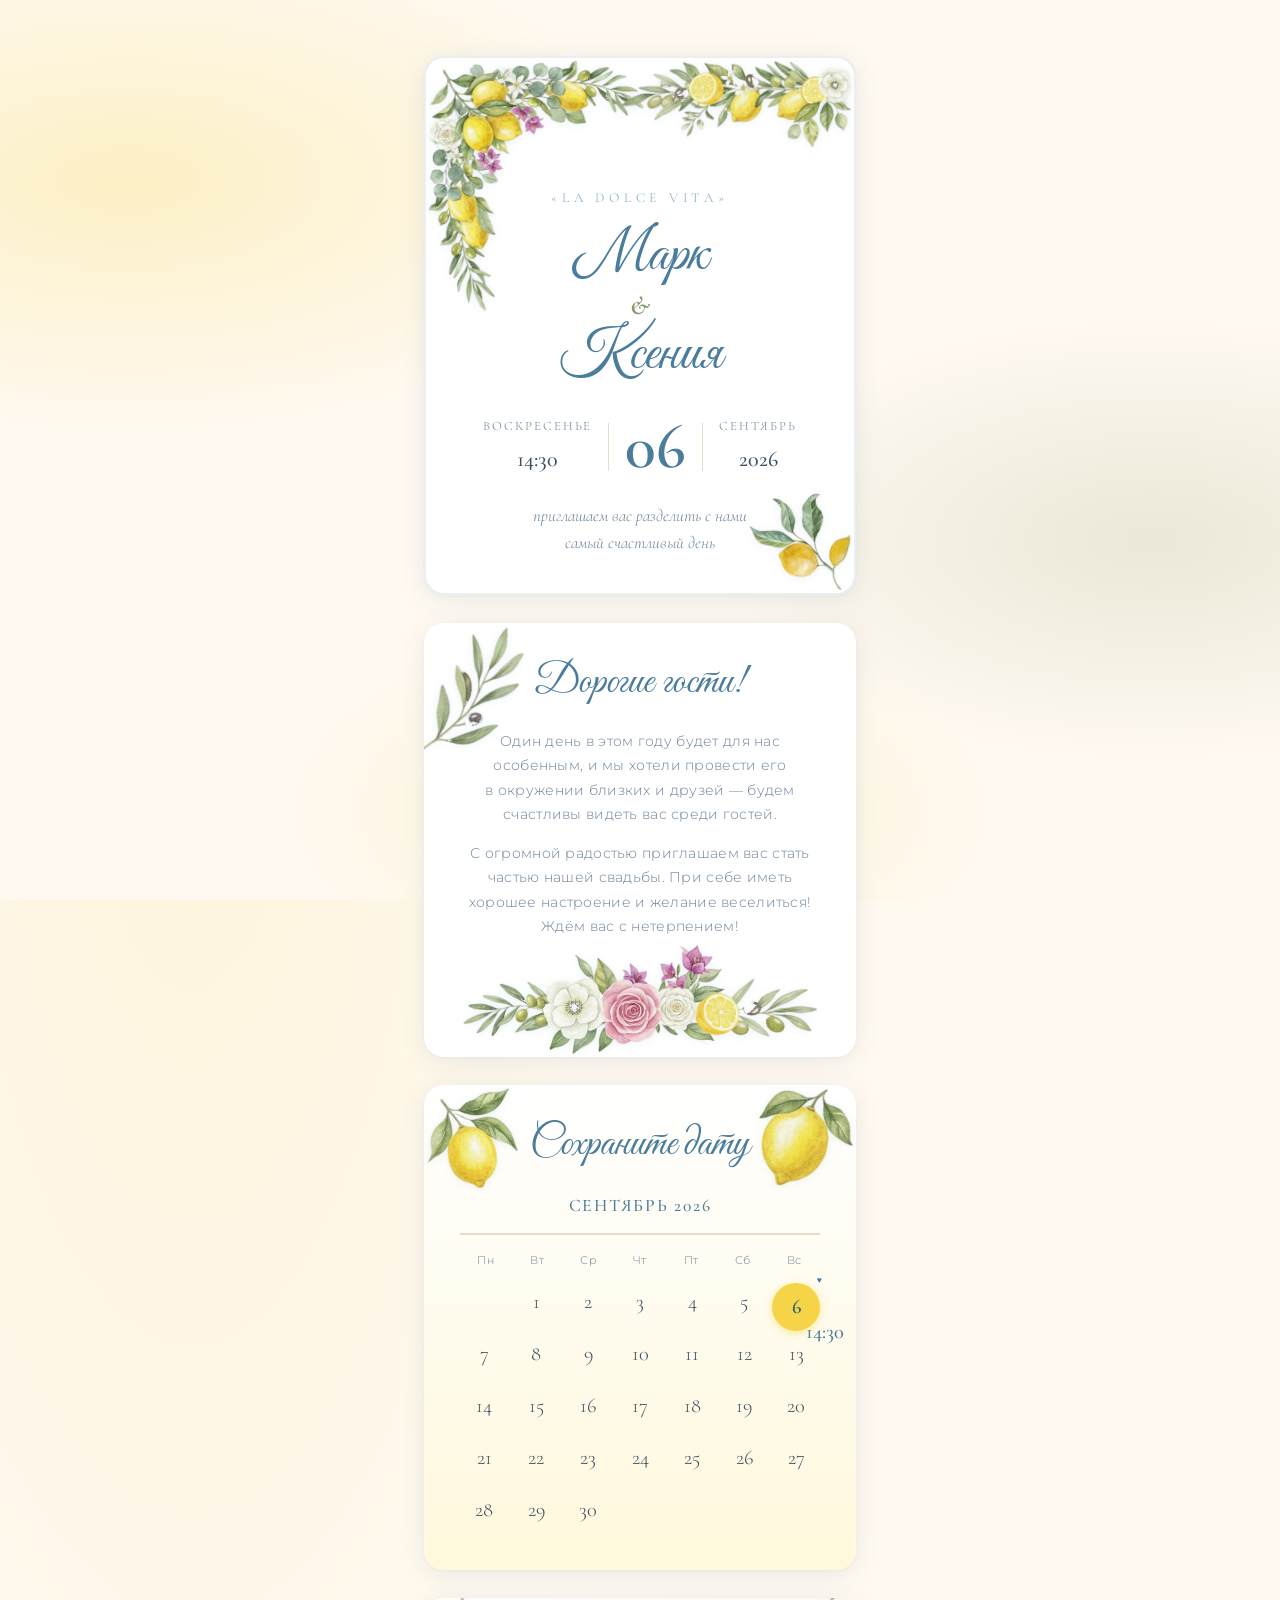
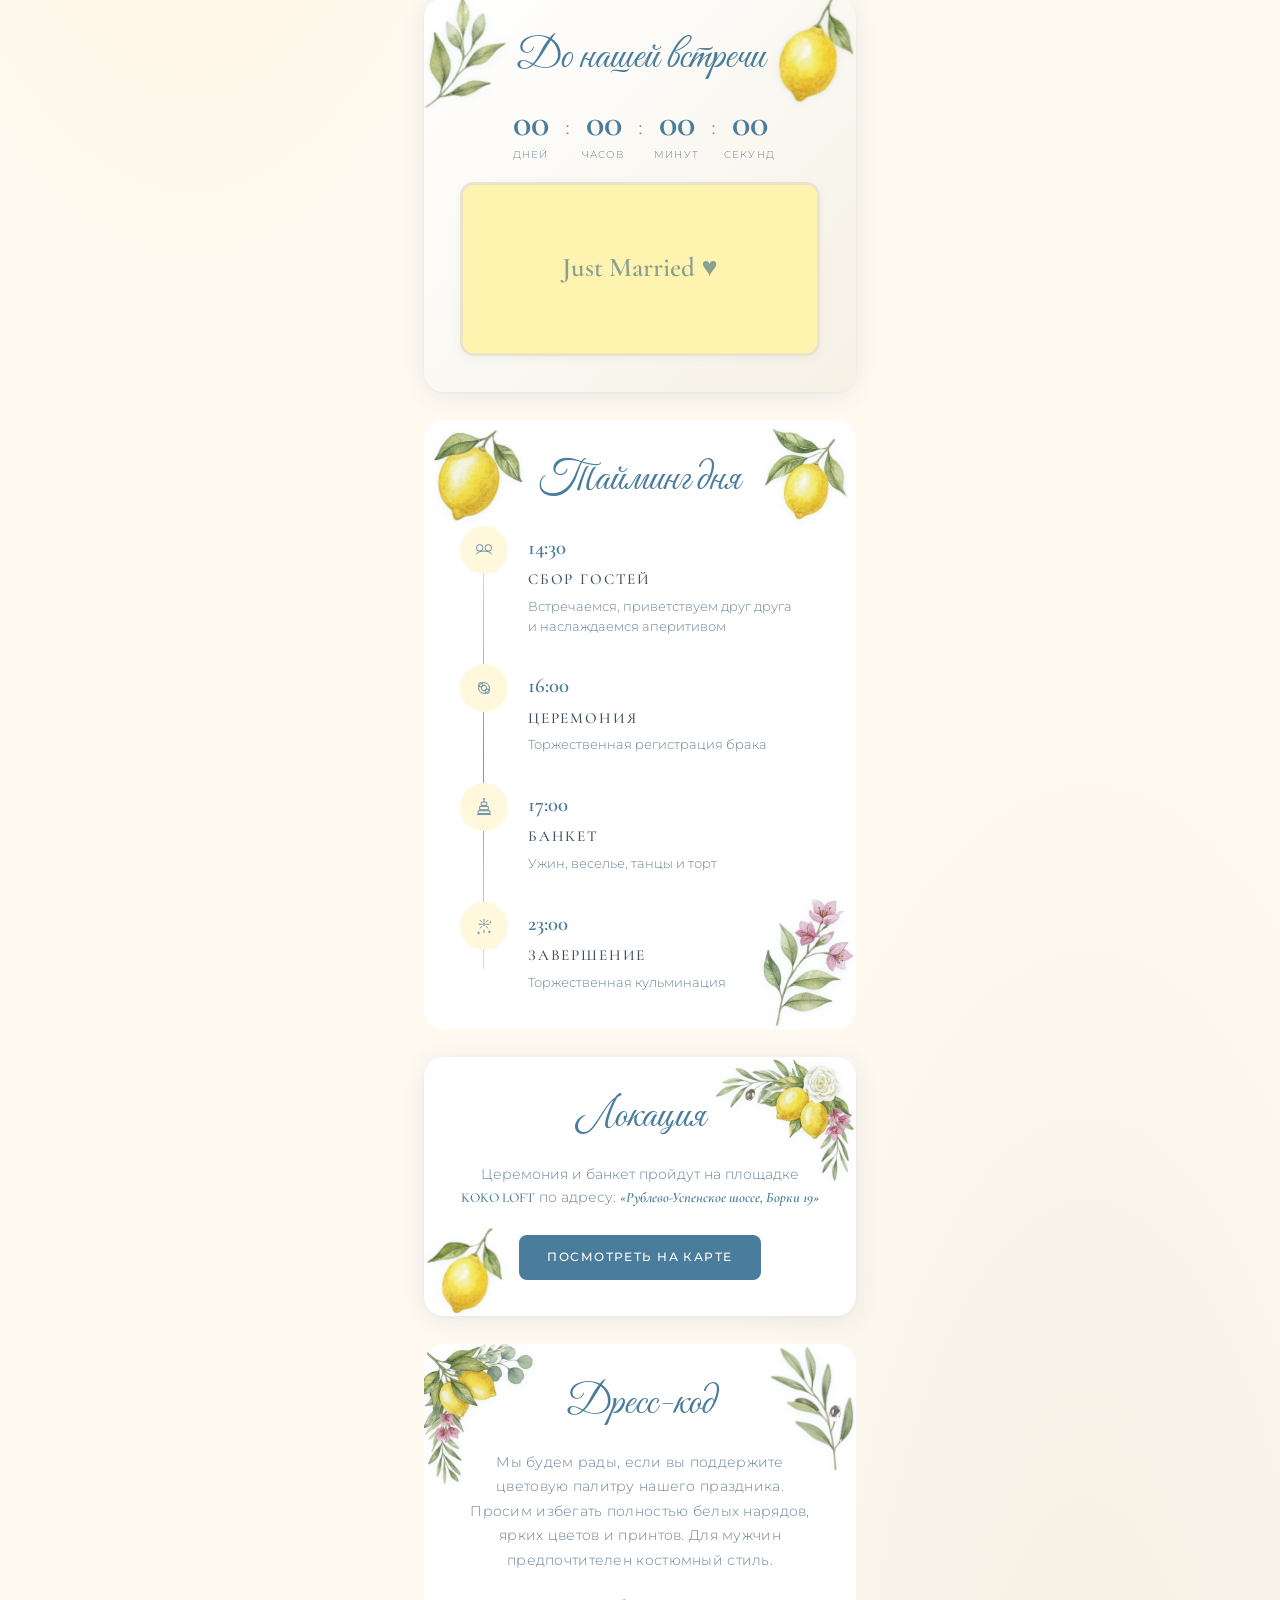
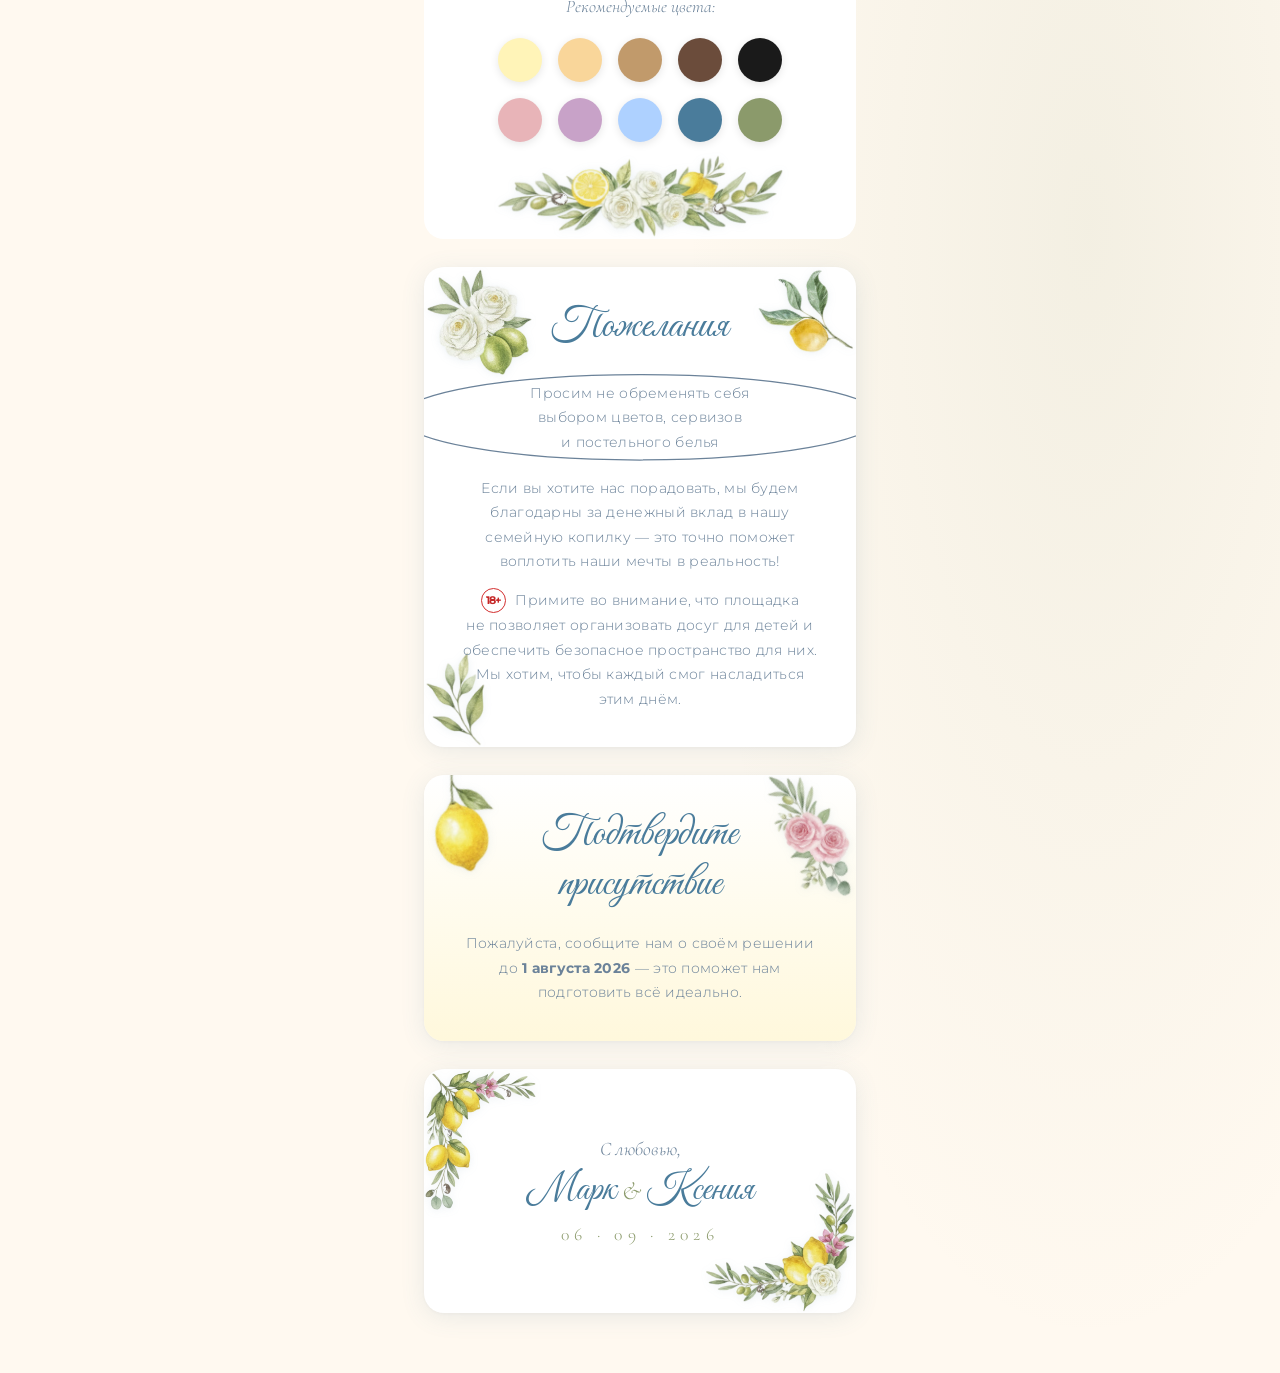
<file: index.html>
<!DOCTYPE html>
<html lang="ru">
<head>
  <meta charset="UTF-8">
  <meta name="viewport" content="width=device-width, initial-scale=1.0, viewport-fit=cover">
  <title>Марк & Ксения — 06.09.2026</title>
  <meta name="description" content="Приглашение на свадьбу Марка и Ксении — 6 сентября 2026">
  <link rel="preconnect" href="https://fonts.googleapis.com">
  <link rel="preconnect" href="https://fonts.gstatic.com" crossorigin>
  <link href="https://fonts.googleapis.com/css2?family=Cormorant+Garamond:ital,wght@0,400;0,500;0,600;1,400&family=Great+Vibes&family=Montserrat:wght@300;400;500&display=swap" rel="stylesheet">
  <link rel="stylesheet" href="styles.css">
</head>
<body>

  <div class="page-bg"></div>

  <main class="invitation">

    <!-- HERO -->
    <section class="section hero" id="hero">
      <div class="card card--hero card--decorated">
        <img class="deco deco--footer-tl" src="photos/deco/sheet1-auto02.png" alt="" aria-hidden="true">
        <img class="deco deco--footer-tr" src="photos/deco/sheet1-auto01.png" alt="" aria-hidden="true">
        <img class="deco deco--footer-br" src="photos/deco/sheet1-auto09.png" alt="" aria-hidden="true">
        <div class="card__content">
          <p class="hero__subtitle">«La Dolce Vita»</p>
          <h1 class="hero__names">
            <span class="hero__name">Марк</span>
            <span class="hero__amp">&</span>
            <span class="hero__name">Ксения</span>
          </h1>
          <div class="hero__date">
            <div class="hero__date-part">
              <span class="hero__date-label">воскресенье</span>
              <span class="hero__date-time">14:30</span>
            </div>
            <div class="hero__date-divider"></div>
            <div class="hero__date-day">06</div>
            <div class="hero__date-divider"></div>
            <div class="hero__date-part">
              <span class="hero__date-label">сентябрь</span>
              <span class="hero__date-year">2026</span>
            </div>
          </div>
          <p class="hero__tagline">приглашаем вас разделить с нами<br>самый счастливый день</p>
        </div>
      </div>
    </section>

    <!-- WELCOME -->
    <section class="section welcome">
      <div class="card card--welcome card--decorated">
        <img class="deco deco--footer-tl" src="photos/deco/sheet2-auto07-mirror.png" alt="" aria-hidden="true">
        <div class="card__content">
          <h2 class="section-title">Дорогие гости!</h2>
          <p class="text-body">
            Один день в этом году будет для нас особенным, и мы хотели провести его
            в&nbsp;окружении близких и друзей — будем счастливы видеть вас среди гостей.
          </p>
          <p class="text-body">
            С огромной радостью приглашаем вас стать частью нашей свадьбы.
            При себе иметь хорошее настроение и желание веселиться!
            Ждём вас с нетерпением!
          </p>
        </div>
        <img class="deco deco--welcome-bottom" src="photos/deco/sheet1-auto13.png" alt="" aria-hidden="true">
      </div>
    </section>

    <!-- CALENDAR -->
    <section class="section calendar-section">
      <div class="card card--calendar card--decorated">
        <img class="deco deco--card-tl" src="photos/deco/sheet1-auto06-mirror.png" alt="" aria-hidden="true">
        <img class="deco deco--card-tr" src="photos/deco/sheet2-auto03.png" alt="" aria-hidden="true">
        <div class="card__content">
          <h2 class="section-title">Сохраните дату</h2>
          <div class="calendar">
            <div class="calendar__header">
              <span class="calendar__month">Сентябрь 2026</span>
            </div>
            <div class="calendar__weekdays">
              <span>Пн</span><span>Вт</span><span>Ср</span><span>Чт</span>
              <span>Пт</span><span>Сб</span><span>Вс</span>
            </div>
            <div class="calendar__days" id="calendar-days"></div>
          </div>
        </div>
      </div>
    </section>

    <!-- COUNTDOWN -->
    <section class="section countdown-section">
      <div class="card card--countdown card--decorated">
        <img class="deco deco--card-tl" src="photos/deco/sheet2-auto08-mirror.png" alt="" aria-hidden="true">
        <img class="deco deco--card-tr" src="photos/deco/sheet1-auto04.png" alt="" aria-hidden="true">
        <div class="card__content">
          <h2 class="section-title">До нашей встречи</h2>
          <div class="countdown" id="countdown">
            <div class="countdown__item">
              <span class="countdown__num" id="cd-days">—</span>
              <span class="countdown__label">дней</span>
            </div>
            <div class="countdown__sep">:</div>
            <div class="countdown__item">
              <span class="countdown__num" id="cd-hours">—</span>
              <span class="countdown__label">часов</span>
            </div>
            <div class="countdown__sep">:</div>
            <div class="countdown__item">
              <span class="countdown__num" id="cd-mins">—</span>
              <span class="countdown__label">минут</span>
            </div>
            <div class="countdown__sep">:</div>
            <div class="countdown__item">
              <span class="countdown__num" id="cd-secs">—</span>
              <span class="countdown__label">секунд</span>
            </div>
          </div>
          <div class="countdown-runner" aria-hidden="true">
            <canvas id="countdown-runner" class="countdown-runner__canvas"></canvas>
          </div>
        </div>
      </div>
    </section>

    <!-- TIMELINE -->
    <section class="section timeline-section">
      <div class="card card--timeline card--decorated">
        <img class="deco deco--card-tl" src="photos/deco/sheet2-auto06.png" alt="" aria-hidden="true">
        <img class="deco deco--card-tr" src="photos/deco/sheet1-auto06.png" alt="" aria-hidden="true">
        <img class="deco deco--card-br" src="photos/deco/sheet2-auto05.png" alt="" aria-hidden="true">
        <div class="card__content">
          <h2 class="section-title">Тайминг дня</h2>
          <ul class="timeline">
            <li class="timeline__item">
              <div class="timeline__icon">
                <svg viewBox="0 0 48 48" fill="none" stroke="currentColor" stroke-width="1.5">
                  <circle cx="16" cy="20" r="6"/><circle cx="32" cy="20" r="6"/>
                  <path d="M10 32c2-4 6-6 14-6s12 2 14 6"/>
                </svg>
              </div>
              <div class="timeline__content">
                <time class="timeline__time">14:30</time>
                <p class="timeline__title">Сбор гостей</p>
                <p class="timeline__desc">Встречаемся, приветствуем друг друга<br>и наслаждаемся аперитивом</p>
              </div>
            </li>
            <li class="timeline__item">
              <div class="timeline__icon">
                <svg viewBox="0 0 48 48" fill="none" stroke="currentColor" stroke-width="1.5">
                  <circle cx="24" cy="24" r="10"/>
                  <circle cx="24" cy="24" r="5"/>
                  <circle cx="18" cy="18" r="4"/><circle cx="30" cy="30" r="4"/>
                </svg>
              </div>
              <div class="timeline__content">
                <time class="timeline__time">16:00</time>
                <p class="timeline__title">Церемония</p>
                <p class="timeline__desc">Торжественная регистрация брака</p>
              </div>
            </li>
            <li class="timeline__item">
              <div class="timeline__icon">
                <svg viewBox="0 0 48 48" fill="none" stroke="currentColor" stroke-width="1.5">
                  <path d="M24 10v5"/>
                  <circle cx="24" cy="9" r="1"/>
                  <path d="M19 15h10v6H19z"/>
                  <path d="M16 23h16v6H16z"/>
                  <path d="M13 31h22v5H13z"/>
                  <path d="M11 38h26"/>
                </svg>
              </div>
              <div class="timeline__content">
                <time class="timeline__time">17:00</time>
                <p class="timeline__title">Банкет</p>
                <p class="timeline__desc">Ужин, веселье, танцы и торт</p>
              </div>
            </li>
            <li class="timeline__item timeline__item--last">
              <div class="timeline__icon">
                <svg viewBox="0 0 48 48" fill="none" stroke="currentColor" stroke-width="1.5">
                  <circle cx="24" cy="18" r="2"/>
                  <path d="M24 8v6M24 28v6"/>
                  <path d="M14 18h6M28 18h6"/>
                  <path d="M16.2 10.2l4.2 4.2M27.6 21.6l4.2 4.2"/>
                  <path d="M31.8 10.2l-4.2 4.2M20.4 21.6l-4.2 4.2"/>
                  <circle cx="14" cy="34" r="1.5"/>
                  <circle cx="34" cy="32" r="1.5"/>
                  <circle cx="36" cy="14" r="1"/>
                </svg>
              </div>
              <div class="timeline__content">
                <time class="timeline__time">23:00</time>
                <p class="timeline__title">Завершение</p>
                <p class="timeline__desc">Торжественная кульминация</p>
              </div>
            </li>
          </ul>
        </div>
      </div>
    </section>

    <!-- LOCATIONS -->
    <section class="section locations-section">
      <div class="card card--decorated">
        <img class="deco deco--card-tr" src="photos/deco/sheet2-auto02-mirror.png" alt="" aria-hidden="true">
        <img class="deco deco--card-bl" src="photos/deco/sheet1-auto14.png" alt="" aria-hidden="true">
        <div class="card__content">
          <h2 class="section-title">Локация</h2>

          <div class="location">
            <p class="location__desc">
              Церемония и банкет пройдут на площадке
              <span class="location__brand">KOKO&nbsp;LOFT</span> по адресу:<br class="br--sm-only">
              <span class="location__address location__address--inline">«Рублево-Успенское шоссе, Борки 19»</span>
            </p>
            <a href="https://yandex.ru/maps/org/koko_loft/232007158534/" target="_blank" rel="noopener" class="btn btn--map">
              Посмотреть на карте
            </a>
          </div>
        </div>
      </div>
    </section>

    <!-- DRESS CODE -->
    <section class="section dresscode-section">
      <div class="card card--dresscode card--decorated">
          <img class="deco deco--card-tl" src="photos/deco/sheet2-auto11-rotated.png" alt="" aria-hidden="true">
          <img class="deco deco--card-tr" src="photos/deco/sheet2-auto07-mirror.png" alt="" aria-hidden="true">
          <div class="card__content">
            <h2 class="section-title">Дресс-код</h2>
            <p class="text-body">
              Мы будем рады, если вы поддержите цветовую палитру нашего праздника.
              Просим&nbsp;избегать полностью белых нарядов, ярких&nbsp;цветов и принтов.
              Для мужчин предпочтителен костюмный стиль.
            </p>
            <p class="dresscode__hint">Рекомендуемые цвета:</p>
            <div class="color-palette">
              <div class="color-palette__row">
                <div class="color-swatch" style="--swatch: #FFF4B8" aria-hidden="true"></div>
                <div class="color-swatch" style="--swatch: #f9d69a" aria-hidden="true"></div>
                <div class="color-swatch" style="--swatch: #C19A6B" aria-hidden="true"></div>
                <div class="color-swatch" style="--swatch: #6B4C3B" aria-hidden="true"></div>
                <div class="color-swatch" style="--swatch: #1A1A1A" aria-hidden="true"></div>
              </div>
              <div class="color-palette__row">
                <div class="color-swatch" style="--swatch: #E8B4B8" aria-hidden="true"></div>
                <div class="color-swatch" style="--swatch: #c8a2c8" aria-hidden="true"></div>
                <div class="color-swatch" style="--swatch: #aed1ff" aria-hidden="true"></div>
                <div class="color-swatch" style="--swatch: #4A7C9B" aria-hidden="true"></div>
                <div class="color-swatch" style="--swatch: #8B9A6B" aria-hidden="true"></div>
              </div>
            </div>
          </div>
          <img class="deco deco--dresscode-bottom" src="photos/deco/sheet1-auto03-rotated.png" alt="" aria-hidden="true">
      </div>
    </section>

    <!-- WISHES -->
    <section class="section wishes-section">
      <div class="card card--decorated">
        <img class="deco deco--card-tl" src="photos/deco/sheet2-auto04.png" alt="" aria-hidden="true">
        <img class="deco deco--card-tr" src="photos/deco/sheet1-auto10.png" alt="" aria-hidden="true">
        <img class="deco deco--card-bl" src="photos/deco/sheet2-auto08.png" alt="" aria-hidden="true">
        <div class="card__content">
          <h2 class="section-title">Пожелания</h2>
          <div class="wishes-highlight">
            <svg class="wishes-highlight__frame" viewBox="0 0 400 100" preserveAspectRatio="none" aria-hidden="true">
              <ellipse class="wishes-highlight__oval" cx="200" cy="50" rx="213.4" ry="38"/>
            </svg>
            <p class="text-body wishes-highlight__text">
              Просим не обременять себя<br class="br--sm-only">
              выбором цветов, сервизов<br class="br--sm-only">
              и&nbsp;постельного белья
            </p>
          </div>
          <p class="text-body">
            Если вы хотите нас порадовать, мы будем благодарны за денежный вклад в нашу семейную копилку —
            это точно поможет воплотить наши мечты в реальность!
          </p>
          <p class="text-body">
            <span class="wishes-age">18+</span> Примите во внимание, что площадка не&nbsp;позволяет организовать досуг для детей и обеспечить
            безопасное пространство для&nbsp;них. Мы хотим, чтобы каждый смог насладиться этим&nbsp;днём.
          </p>
        </div>
      </div>
    </section>

    <!-- RSVP -->
    <section class="section rsvp-section">
      <div class="card card--rsvp card--decorated">
        <img class="deco deco--card-tl" src="photos/deco/sheet1-auto04.png" alt="" aria-hidden="true">
        <img class="deco deco--card-tr" src="photos/deco/sheet1-auto08.png" alt="" aria-hidden="true">
        <div class="card__content">
          <h2 class="section-title">Подтвердите<br class="br--pro-max-only br--sm-only"> присутствие</h2>
          <p class="text-body">
            Пожалуйста, сообщите нам о своём решении до
            <strong>1 августа 2026</strong> — это поможет нам
            подготовить всё идеально.
          </p>
        </div>
      </div>
    </section>

    <!-- FOOTER -->
    <footer class="footer">
      <div class="card card--footer card--decorated">
        <img class="deco deco--footer-tl" src="photos/deco/sheet2-auto01-mirror.png" alt="" aria-hidden="true">
        <img class="deco deco--footer-br" src="photos/deco/sheet2-auto09.png" alt="" aria-hidden="true">
        <div class="card__content">
          <p class="footer__text">С любовью,</p>
          <p class="footer__names">
            <span class="footer__name">Марк</span>
            <span class="footer__amp">&</span>
            <span class="footer__name">Ксения</span>
          </p>
          <p class="footer__date">06 · 09 · 2026</p>
        </div>
      </div>
    </footer>

  </main>

  <script src="runner.js"></script>
  <script src="script.js"></script>
</body>
</html>
</file>
<file: styles.css>
/* ── Variables ── */
:root {
  --cream: #FFF9F0;
  --lemon: #F5D547;
  --lemon-light: #FFF3B0;
  --lemon-pale: #FFF8DC;
  --olive: #8B9A6B;
  --olive-dark: #6B7A52;
  --blue: #4A7C9B;
  --blue-dark: #2E5F7A;
  --blue-light: #7BA7C4;
  --beige: #E8DCC8;
  --text: #3D4F5F;
  --text-light: #6B8299;
  --white: #FFFFFF;
  --shadow: rgba(74, 124, 155, 0.12);
  --radius: 20px;
  --font-script: 'Great Vibes', cursive;
  --font-serif: 'Cormorant Garamond', Georgia, serif;
  --font-sans: 'Montserrat', system-ui, sans-serif;
}

/* ── Reset & Base ── */
*, *::before, *::after { box-sizing: border-box; margin: 0; padding: 0; }

html {
  scroll-behavior: smooth;
  -webkit-text-size-adjust: 100%;
}

body {
  font-family: var(--font-sans);
  font-weight: 300;
  color: var(--text);
  background: var(--cream);
  line-height: 1.7;
  overflow-x: hidden;
}

/* ── Background ── */
.page-bg {
  position: fixed;
  inset: 0;
  z-index: 0;
  background:
    radial-gradient(ellipse 60% 40% at 10% 20%, rgba(245, 213, 71, 0.25) 0%, transparent 70%),
    radial-gradient(ellipse 50% 35% at 90% 60%, rgba(139, 154, 107, 0.18) 0%, transparent 70%),
    radial-gradient(ellipse 40% 30% at 50% 90%, rgba(245, 213, 71, 0.15) 0%, transparent 70%),
    var(--cream);
  pointer-events: none;
}

/* ── Layout ── */
.invitation {
  position: relative;
  z-index: 1;
  width: 100%;
  max-width: 480px;
  margin: 0 auto;
  padding:
    max(12px, env(safe-area-inset-top, 0px))
    max(16px, env(safe-area-inset-right, 0px))
    max(40px, env(safe-area-inset-bottom, 0px))
    max(16px, env(safe-area-inset-left, 0px));
}

.section {
  position: relative;
  margin-bottom: 28px;
  overflow: visible;
}

/* ── Cards ── */
.card {
  background: var(--white);
  border-radius: var(--radius);
  padding: 32px 28px;
  box-shadow: 0 4px 24px var(--shadow), 0 1px 4px rgba(0,0,0,0.04);
  position: relative;
}

.card--decorated {
  overflow: hidden;
}

.card--decorated .card__content {
  position: relative;
  z-index: 1;
  min-width: 0;
}

/* ── Typography ── */
.section-title {
  font-family: var(--font-script);
  font-size: clamp(2rem, 6vw, 2.6rem);
  color: var(--blue);
  text-align: center;
  margin-bottom: 20px;
  font-weight: 400;
  line-height: 1.2;
}

.text-body {
  font-size: 0.9rem;
  color: var(--text-light);
  text-align: center;
  margin-bottom: 14px;
  letter-spacing: 0.02em;
}

.text-body:last-child { margin-bottom: 0; }

/* ── Botanical decorations (inside cards only) ── */
.deco {
  position: absolute;
  pointer-events: none;
  object-fit: contain;
  z-index: 0;
  filter: drop-shadow(0 1px 4px rgba(74, 124, 155, 0.1));
}

.deco--card-tl {
  top: 6px;
  left: 6px;
  width: clamp(64px, 18vw, 96px);
  max-height: 38%;
}

.deco--card-tr {
  top: 6px;
  right: 6px;
  width: clamp(58px, 16vw, 88px);
  max-height: 38%;
}

.deco--card-br {
  bottom: 6px;
  right: 6px;
  width: clamp(64px, 18vw, 96px);
  max-height: 38%;
}

.deco--card-bl {
  bottom: 6px;
  left: 6px;
  width: clamp(58px, 16vw, 88px);
  max-height: 38%;
}

.deco--garland {
  position: relative;
  display: block;
  width: 100%;
  max-height: 72px;
  margin: 0 auto 14px;
  object-fit: contain;
  z-index: 0;
  filter: drop-shadow(0 1px 4px rgba(74, 124, 155, 0.08));
}

.deco--footer-tl {
  top: 0;
  left: 0;
  width: clamp(140px, 44vw, 220px);
  max-height: 58%;
  object-position: left top;
}

.deco--footer-tr {
  top: 0;
  right: 0;
  width: clamp(160px, 52vw, 260px);
  max-height: 34%;
  object-position: right top;
}

.deco--footer-br {
  bottom: 0;
  right: 0;
  width: clamp(140px, 44vw, 220px);
  max-height: 58%;
  object-position: right bottom;
}

.deco--footer-bc {
  bottom: 0;
  left: 50%;
  transform: translateX(-50%);
  width: min(94%, 340px);
  max-height: 32%;
  object-position: center bottom;
}

.deco--after-text {
  position: relative;
  display: block;
  width: min(100%, 340px);
  margin: 0 auto;
  transform: none;
  max-height: none;
}

.card--welcome {
  --welcome-garland-h: clamp(81px, 24vw, 115px);
  padding-bottom: 0;
}

.card--welcome .deco--footer-tl {
  top: -10px;
  left: 80px;
  width: clamp(81px, 25.6vw, 128px);
  max-height: 34%;
  transform: rotate(60deg);
  transform-origin: left top;
}

.card--welcome .card__content {
  padding-bottom: calc(var(--welcome-garland-h) * 0.714);
}

.card--welcome .card__content > .text-body:last-of-type {
  margin-bottom: 0;
}

.card--welcome .deco--welcome-bottom {
  bottom: 0;
  left: 0;
  width: 100%;
  max-height: var(--welcome-garland-h);
  object-position: center bottom;
}

/* ── Hero ── */
.hero {
  padding-top: 32px;
  text-align: center;
}

.card--hero {
  --hero-garland-h: clamp(68px, 20vw, 92px);
  padding: 12px 28px 36px;
  border: 2px solid rgba(74, 124, 155, 0.12);
}

.card--hero .deco--footer-tr {
  max-height: var(--hero-garland-h);
}

.card--hero .deco--footer-br {
  width: clamp(79px, 22vw, 108px);
  max-height: 29%;
}

.card--hero .card__content {
  padding-top: var(--hero-garland-h);
}

.hero__subtitle {
  font-family: var(--font-serif);
  font-size: 0.85rem;
  letter-spacing: 0.35em;
  text-transform: uppercase;
  color: var(--blue-light);
  margin-bottom: 16px;
}

.hero__names {
  display: flex;
  flex-direction: column;
  align-items: center;
  gap: 0;
  margin-bottom: 28px;
}

.hero__name {
  font-family: var(--font-script);
  font-size: clamp(2.8rem, 10vw, 3.6rem);
  color: var(--blue);
  line-height: 1.1;
  font-weight: 400;
}

.hero__amp {
  font-family: var(--font-serif);
  font-size: 1.6rem;
  color: var(--olive);
  font-style: italic;
  margin: -4px 0;
}

.hero__date {
  display: flex;
  align-items: center;
  justify-content: center;
  gap: 16px;
  margin-bottom: 24px;
}

.hero__date-part {
  display: flex;
  flex-direction: column;
  align-items: center;
  gap: 4px;
}

.hero__date-label {
  font-family: var(--font-serif);
  font-size: 0.8rem;
  text-transform: uppercase;
  letter-spacing: 0.15em;
  color: var(--text-light);
}

.hero__date-time,
.hero__date-year {
  font-family: var(--font-serif);
  font-size: 1.38rem;
  color: var(--text);
  font-weight: 500;
}

.hero__date-day {
  font-family: var(--font-serif);
  font-size: clamp(3rem, 12vw, 4rem);
  font-weight: 600;
  color: var(--blue);
  line-height: 1;
}

.hero__date-divider {
  width: 1px;
  height: 48px;
  background: var(--beige);
}

.hero__tagline {
  font-family: var(--font-serif);
  font-size: 1.05rem;
  font-style: italic;
  color: var(--text-light);
  line-height: 1.6;
}

/* ── Calendar ── */
.card--calendar {
  background: linear-gradient(180deg, var(--white) 0%, var(--lemon-pale) 100%);
}

.card--calendar .deco--card-tl,
.card--calendar .deco--card-tr {
  top: 0;
  max-height: none;
}

.card--calendar .deco--card-tl {
  left: 0;
  width: clamp(70px, 19.8vw, 106px);
  height: clamp(70px, 19.8vw, 106px);
  object-position: left top;
}

.card--calendar .deco--card-tr {
  right: 0;
  width: clamp(68px, 19.4vw, 104px);
  height: clamp(68px, 19.4vw, 104px);
  object-position: right top;
}

.calendar__header {
  text-align: center;
  margin-bottom: 16px;
  padding-bottom: 12px;
  border-bottom: 2px solid var(--beige);
}

.calendar__month {
  font-family: var(--font-serif);
  font-size: 1.1rem;
  font-weight: 500;
  color: var(--blue);
  letter-spacing: 0.1em;
  text-transform: uppercase;
}

.calendar__weekdays {
  display: grid;
  grid-template-columns: repeat(7, 1fr);
  text-align: center;
  font-size: 0.7rem;
  color: var(--text-light);
  margin-bottom: 8px;
  letter-spacing: 0.05em;
}

.calendar__days {
  display: grid;
  grid-template-columns: repeat(7, 1fr);
  gap: 4px;
  text-align: center;
}

.calendar__day {
  aspect-ratio: 1;
  display: flex;
  align-items: center;
  justify-content: center;
  font-family: var(--font-serif);
  font-size: 1.275rem;
  line-height: 1;
  color: var(--text);
  border-radius: 50%;
  position: relative;
}

.calendar__day--empty { visibility: hidden; }

.calendar__day--wedding {
  background: var(--lemon);
  color: var(--blue-dark);
  font-weight: 600;
  box-shadow: 0 2px 8px rgba(245, 213, 71, 0.5);
  transform: translateY(5px);
}

.calendar__day--wedding::before {
  content: '14:30';
  position: absolute;
  bottom: -17px;
  right: -24px;
  font-size: 1em;
  font-weight: 500;
  line-height: 1;
  white-space: nowrap;
  color: var(--blue);
  transform: translateY(-5px);
}

.calendar__day--wedding::after {
  content: '♥';
  position: absolute;
  top: -1px;
  right: -2px;
  font-size: 0.55rem;
  color: var(--blue);
  transform: translateY(-5px);
}

/* ── Countdown ── */
.card--countdown {
  background: linear-gradient(135deg, var(--white) 0%, rgba(139, 154, 107, 0.08) 100%);
}

.card--countdown .deco--card-tl {
  top: -10px;
  left: 15px;
  width: clamp(81px, 22.4vw, 123px);
  height: clamp(81px, 22.4vw, 123px);
  max-height: none;
  object-position: left top;
  transform: rotate(10deg);
  transform-origin: left top;
}

.card--countdown .deco--card-tr {
  top: 0;
  right: -16px;
  width: clamp(81px, 22.4vw, 123px);
  height: clamp(81px, 22.4vw, 123px);
  max-height: none;
  object-position: right top;
  transform: rotate(15deg);
  transform-origin: right top;
}

.countdown {
  display: flex;
  align-items: center;
  justify-content: center;
  gap: 6px;
}

.countdown__item {
  display: flex;
  flex-direction: column;
  align-items: center;
  min-width: 56px;
}

.countdown__num {
  font-family: var(--font-serif);
  font-size: clamp(1.8rem, 7vw, 2.4rem);
  font-weight: 600;
  color: var(--blue);
  line-height: 1;
}

.countdown__label {
  font-size: 0.65rem;
  text-transform: uppercase;
  letter-spacing: 0.1em;
  color: var(--text-light);
  margin-top: 4px;
}

.countdown__sep {
  font-family: var(--font-serif);
  font-size: 1.6rem;
  color: var(--olive);
  margin-bottom: 16px;
}

.countdown-runner {
  margin-top: 18px;
  border-radius: 14px;
  overflow: hidden;
  border: 3px solid #EBE4C8;
  box-shadow: 0 2px 10px rgba(74, 124, 155, 0.08);
  line-height: 0;
}

.countdown-runner__canvas {
  display: block;
  width: 100%;
  height: clamp(120px, 32vw, 168px);
}

/* ── Timeline ── */
.card--timeline {
  box-shadow: none;
}

.card--timeline .deco--card-br {
  bottom: 0;
  right: 0;
  object-position: right bottom;
}

.timeline {
  list-style: none;
  position: relative;
  padding-left: 0;
}

.timeline::before {
  content: '';
  position: absolute;
  left: 23px;
  top: 24px;
  bottom: 24px;
  width: 1px;
  background: linear-gradient(180deg, var(--beige), var(--olive), var(--beige));
}

.timeline__item {
  display: flex;
  gap: 20px;
  padding-bottom: 28px;
  position: relative;
}

.timeline__item--last { padding-bottom: 0; }

.timeline__item--last .timeline__icon svg {
  transform: translateY(1.5px);
}

.timeline__icon {
  flex-shrink: 0;
  width: 48px;
  height: 48px;
  display: flex;
  align-items: center;
  justify-content: center;
  background: var(--lemon-pale);
  border-radius: 50%;
  color: var(--blue);
  position: relative;
  z-index: 1;
}

.timeline__icon svg {
  width: 26px;
  height: 26px;
}

.timeline__content { flex: 1; padding-top: 4px; }

.timeline__time {
  font-family: var(--font-serif);
  font-size: 1.3rem;
  font-weight: 600;
  color: var(--blue);
  display: block;
  margin-bottom: 2px;
}

.timeline__title {
  font-family: var(--font-serif);
  font-size: 0.95rem;
  font-weight: 500;
  text-transform: uppercase;
  letter-spacing: 0.12em;
  color: var(--text);
  margin-bottom: 4px;
}

.timeline__desc {
  font-size: 0.82rem;
  color: var(--text-light);
  line-height: 1.5;
}

/* ── Locations ── */
.locations-section .deco--card-tr {
  top: 0;
  right: 0;
  width: clamp(94px, 26vw, 142px);
  max-height: 61.6%;
  object-position: right top;
}

.locations-section .deco--card-bl {
  bottom: 0;
  left: 0;
  width: clamp(53px, 14.7vw, 81px);
  max-height: 35%;
  object-position: left bottom;
}

.location {
  text-align: center;
}

.location__name {
  font-family: var(--font-serif);
  font-size: 1.2rem;
  font-weight: 500;
  color: var(--blue);
  margin-bottom: 10px;
}

.location__brand {
  font-family: var(--font-serif);
  font-weight: 500;
  color: var(--blue);
  white-space: nowrap;
}

.location__desc {
  font-size: 0.85rem;
  color: var(--text-light);
  margin-bottom: 25px;
}

.location__address {
  font-family: var(--font-serif);
  font-size: 0.9rem;
  font-weight: 600;
  font-style: italic;
  color: var(--blue);
  margin-bottom: 16px;
}

.location__desc .location__address--inline {
  display: inline;
  margin-bottom: 0;
}

.location-divider {
  height: 1px;
  background: var(--beige);
  margin: 28px 0;
}

/* ── Buttons ── */
.btn {
  display: inline-block;
  padding: 12px 28px;
  border-radius: 8px;
  font-family: var(--font-sans);
  font-size: 0.75rem;
  font-weight: 500;
  letter-spacing: 0.12em;
  text-transform: uppercase;
  text-decoration: none;
  transition: transform 0.2s, box-shadow 0.2s, background 0.2s;
  cursor: pointer;
  border: none;
}

.btn--map {
  background: var(--blue);
  color: var(--white);
}

.btn--map:hover {
  background: var(--blue-dark);
  transform: translateY(-1px);
  box-shadow: 0 4px 12px rgba(74, 124, 155, 0.3);
}

.btn--primary {
  background: var(--olive);
  color: var(--white);
  margin-top: 8px;
}

.btn--primary:hover {
  background: var(--olive-dark);
  transform: translateY(-1px);
  box-shadow: 0 4px 12px rgba(139, 154, 107, 0.35);
}

/* ── Dress Code ── */
.stripe-bg {
  background: repeating-linear-gradient(
    90deg,
    rgba(74, 124, 155, 0.06) 0px,
    rgba(74, 124, 155, 0.06) 8px,
    transparent 8px,
    transparent 16px
  );
  border-radius: var(--radius);
  padding: 4px;
}

.card--dresscode {
  box-shadow: none;
  --dresscode-deco-h: clamp(61px, 18vw, 86px);
  padding-bottom: 0;
}

.card--dresscode .deco--card-tl {
  top: -4px;
  left: -9px;
  width: clamp(80px, 22.5vw, 120px);
  max-height: 47.5%;
  object-position: left top;
}

.card--dresscode .deco--card-tr {
  top: 0;
  right: 0;
  object-position: right top;
}

.card--dresscode .card__content {
  padding-bottom: calc(var(--dresscode-deco-h) * 0.714);
}

.card--dresscode .deco--dresscode-bottom {
  bottom: 0;
  left: 0;
  width: 100%;
  max-height: var(--dresscode-deco-h);
  object-position: center bottom;
}

.dresscode__hint {
  text-align: center;
  font-family: var(--font-serif);
  font-size: 1.1rem;
  font-style: italic;
  color: var(--text-light);
  margin: 20px 0 16px;
}

.color-palette {
  display: flex;
  flex-direction: column;
  align-items: center;
  gap: 16px;
}

.color-palette__row {
  display: flex;
  justify-content: center;
  flex-wrap: wrap;
  gap: 16px;
}

.color-swatch {
  display: block;
}

.color-swatch::before {
  content: '';
  display: block;
  width: 44px;
  height: 44px;
  border-radius: 50%;
  background: var(--swatch);
  box-shadow: 0 2px 8px rgba(0,0,0,0.1);
}

/* ── Wishes ── */
.wishes-grid {
  display: flex;
  flex-direction: column;
  gap: 24px;
}

.wish {
  text-align: center;
}

.wish__icon {
  margin-bottom: 12px;
}

.wish__icon img {
  width: 64px;
  height: auto;
  object-fit: contain;
}

.wishes-section .section-title {
  margin-bottom: 0;
}

.wishes-section .deco--card-tl {
  top: 0;
  left: 0;
  width: clamp(74px, 21vw, 110px);
  max-height: 43.7%;
  object-position: left top;
}

.wishes-section .deco--card-tr {
  top: 0;
  right: 0;
  width: clamp(67px, 18.4vw, 101px);
  max-height: 43.7%;
  object-position: right top;
}

.wishes-section .deco--card-bl {
  bottom: 0;
  left: 0;
  width: clamp(41px, 11.2vw, 62px);
  max-height: 26.6%;
  object-position: left bottom;
}

.wishes-highlight {
  display: grid;
  place-items: center;
  margin: 0 -28px 0;
  padding: 8px 28px 2px;
}

.wishes-highlight__frame {
  grid-area: 1 / 1;
  width: 125%;
  height: 100%;
  min-height: 76px;
  justify-self: center;
  pointer-events: none;
}

.wishes-highlight__oval {
  fill: none;
  stroke: var(--text-light);
  stroke-width: 1.25;
  vector-effect: non-scaling-stroke;
  shape-rendering: geometricPrecision;
}

.wishes-highlight__text {
  grid-area: 1 / 1;
  position: relative;
  z-index: 1;
  margin: 0;
  padding: 6px 0;
  max-width: 68%;
  text-align: center;
}

.wishes-age {
  display: inline-flex;
  align-items: center;
  justify-content: center;
  box-sizing: border-box;
  width: 25px;
  height: 25px;
  border-radius: 50%;
  border: 1.5px solid #D32F2F;
  background: var(--white);
  color: #C62828;
  font-family: var(--font-sans);
  font-size: 11px;
  font-weight: 700;
  line-height: 1;
  letter-spacing: -0.06em;
  vertical-align: middle;
  margin-right: 0.45em;
  flex-shrink: 0;
}

/* ── RSVP ── */
.card--rsvp {
  background: linear-gradient(180deg, var(--white), var(--lemon-pale));
  text-align: center;
}

.card--rsvp .deco--card-tl {
  top: 0;
  left: -10px;
  width: clamp(70px, 20vw, 105px);
  max-height: 41.8%;
  object-position: left top;
  transform: rotate(-15deg);
  transform-origin: left top;
}

.card--rsvp .deco--card-tr {
  top: -20px;
  right: 45px;
  width: clamp(83px, 23vw, 126px);
  max-height: 54.3%;
  object-position: right top;
  transform: rotate(-25deg);
  transform-origin: right top;
}

/* ── Footer ── */
.footer {
  padding: 0;
}

.card--footer {
  text-align: center;
}

.card--footer .card__content {
  padding: 28px 24px;
}

.card--footer .footer__date {
  margin-bottom: 0;
}

.footer__text {
  font-family: var(--font-serif);
  font-size: 1.2rem;
  font-style: italic;
  color: var(--text-light);
  margin-bottom: 4px;
}

.footer__names {
  display: flex;
  align-items: center;
  justify-content: center;
  gap: 0.35em;
  margin-bottom: 8px;
}

.footer__name {
  font-family: var(--font-script);
  font-size: 2.4rem;
  color: var(--blue);
  line-height: 1.1;
}

.footer__amp {
  font-family: var(--font-serif);
  font-size: 1.6rem;
  color: var(--olive);
  font-style: italic;
  margin: -4px 0;
}

.footer__date {
  font-family: var(--font-serif);
  font-size: 1.1rem;
  letter-spacing: 0.3em;
  color: var(--olive);
  margin-bottom: 24px;
}

/* ── Animations ── */
@keyframes fadeUp {
  from { opacity: 0; transform: translateY(24px); }
  to   { opacity: 1; transform: translateY(0); }
}

.section {
  animation: fadeUp 0.7s ease both;
}

.section:nth-child(2) { animation-delay: 0.05s; }
.section:nth-child(3) { animation-delay: 0.1s; }
.section:nth-child(4) { animation-delay: 0.15s; }
.section:nth-child(5) { animation-delay: 0.2s; }
.section:nth-child(6) { animation-delay: 0.25s; }
.section:nth-child(7) { animation-delay: 0.3s; }
.section:nth-child(8) { animation-delay: 0.35s; }
.section:nth-child(9) { animation-delay: 0.4s; }

/* ── Responsive ── */

/* Телефоны */
@media (max-width: 480px) {
  .invitation {
    padding-left: max(12px, env(safe-area-inset-left, 0px));
    padding-right: max(12px, env(safe-area-inset-right, 0px));
  }

  .section {
    margin-bottom: 22px;
  }

  .card {
    padding: 24px 18px;
    border-radius: 16px;
  }

  .card--hero {
    padding: 10px 16px 28px;
  }

  .hero {
    padding-top: 20px;
  }

  .hero__subtitle {
    font-size: clamp(0.68rem, 3.2vw, 0.75rem);
    letter-spacing: clamp(0.18em, 1.2vw, 0.28em);
  }

  .hero__date {
    gap: 8px;
  }

  .hero__date-divider {
    height: 40px;
  }

  .hero__date-time,
  .hero__date-year {
    font-size: 1.15rem;
  }

  .countdown {
    gap: 2px;
  }

  .countdown__item {
    min-width: 44px;
  }

  .countdown__label {
    font-size: 0.58rem;
  }

  .countdown__sep {
    font-size: 1.35rem;
    margin-bottom: 14px;
  }

  .timeline__item {
    gap: 12px;
    padding-bottom: 22px;
  }

  .timeline::before {
    left: 19px;
  }

  .timeline__icon {
    width: 40px;
    height: 40px;
  }

  .timeline__icon svg {
    width: 22px;
    height: 22px;
  }

  .timeline__time {
    font-size: 1.15rem;
  }

  .color-palette__row {
    gap: 10px;
  }

  .color-swatch::before {
    width: 36px;
    height: 36px;
  }

  .wishes-highlight {
    margin: 0 -18px 0;
    padding: 8px 18px 2px;
  }

  .wishes-highlight__text {
    max-width: 82%;
    font-size: 0.85rem;
  }

  .wishes-highlight__frame {
    width: 130%;
  }

  .calendar__day {
    font-size: 1.17rem;
  }

  .calendar__day--wedding::before {
    font-size: 0.9em;
    right: -14px;
    bottom: -16.5px;
  }

  .location__brand {
    white-space: normal;
  }

  .text-body {
    font-size: 0.875rem;
  }

  .btn {
    display: block;
    width: 100%;
    max-width: 280px;
    margin-left: auto;
    margin-right: auto;
    padding: 14px 22px;
    font-size: 0.7rem;
  }

  .card--welcome .deco--footer-tl {
    left: 48px;
    width: clamp(64px, 22vw, 96px);
  }

  .card--countdown .deco--card-tr {
    right: -8px;
    width: clamp(68px, 20vw, 96px);
    height: clamp(68px, 20vw, 96px);
  }

  .card--countdown .deco--card-tl {
    left: 8px;
    width: clamp(68px, 20vw, 96px);
    height: clamp(68px, 20vw, 96px);
  }

  .locations-section .deco--card-tr {
    width: clamp(78px, 22vw, 110px);
  }

  .card--rsvp .deco--card-tr {
    right: 16px;
    top: -12px;
    width: clamp(68px, 20vw, 96px);
  }

  .card--rsvp .deco--card-tl {
    left: -6px;
    width: clamp(58px, 17vw, 88px);
  }

  .card--dresscode .deco--card-tl {
    width: clamp(68px, 20vw, 96px);
    left: -6px;
  }

  .wishes-section .deco--card-tl {
    width: clamp(62px, 18vw, 92px);
  }

  .wishes-section .deco--card-tr {
    width: clamp(58px, 16vw, 84px);
  }

  .footer__name {
    font-size: clamp(1.9rem, 9vw, 2.4rem);
  }

  .footer__amp {
    font-size: 1.35rem;
  }

  .card--footer .card__content {
    padding: 22px 16px;
  }
}

/* Очень узкие экраны */
@media (max-width: 360px) {
  .card {
    padding: 22px 14px;
  }

  .countdown__item {
    min-width: 40px;
  }

  .countdown__num {
    font-size: 1.55rem;
  }

  .calendar__day--wedding::before {
    font-size: 0.9em;
    right: -12px;
    bottom: -16.5px;
  }
}

/* Планшеты и ноутбуки — карточка по центру, как сейчас */
@media (min-width: 481px) {
  .invitation {
    padding:
      max(16px, env(safe-area-inset-top, 0px))
      max(24px, env(safe-area-inset-right, 0px))
      max(60px, env(safe-area-inset-bottom, 0px))
      max(24px, env(safe-area-inset-left, 0px));
  }

  .card {
    padding: 36px 36px;
  }
}

@media (min-width: 768px) {
  body {
    background:
      radial-gradient(ellipse 50% 40% at 15% 15%, rgba(245, 213, 71, 0.12) 0%, transparent 70%),
      radial-gradient(ellipse 45% 35% at 85% 75%, rgba(139, 154, 107, 0.1) 0%, transparent 70%),
      var(--cream);
  }

  .invitation {
    max-width: 480px;
    padding-top: max(24px, env(safe-area-inset-top, 0px));
  }
}

/* Скрытые переносы */
.br--sm-only,
.br--pro-max-only {
  display: none;
}

/* iPhone 14 Pro Max (391–430px) */
@media (min-width: 391px) and (max-width: 430px) {
  .br--pro-max-only {
    display: block;
  }

  .card--welcome .deco--footer-tl {
    transform: rotate(60deg) scale(0.774);
  }

  .card--dresscode .deco--card-tl {
    transform: scale(0.94);
    transform-origin: left top;
  }

  .card--rsvp .deco--card-tr {
    right: 36px;
  }

  .wishes-section .deco--card-tl {
    transform: scale(1.03);
    transform-origin: left top;
  }

  .wishes-section .deco--card-tr {
    transform: scale(1.08);
    transform-origin: right top;
  }
}

/* iPhone XR (414×896) */
@media (min-width: 412px) and (max-width: 414px) {
  .locations-section .deco--card-bl {
    transform: scale(0.88);
    transform-origin: left bottom;
  }

  .locations-section .deco--card-tr {
    transform: scale(1.08);
    transform-origin: right top;
  }

  .card--dresscode .deco--card-tl {
    transform: scale(1.1);
    transform-origin: left top;
  }

  .wishes-section .deco--card-bl {
    transform: scale(0.92);
    transform-origin: left bottom;
  }
}

/* iPhone 12 Pro и уже (≤390px) */
@media (max-width: 390px) {
  .card--dresscode .deco--card-tl {
    transform: scale(1.05);
    transform-origin: left top;
  }

  .card--dresscode .card__content {
    padding-bottom: calc(var(--dresscode-deco-h) * 0.714 + 15px);
  }

  .card--rsvp .deco--card-tr {
    right: 36px;
  }

  .locations-section .deco--card-tr {
    transform: scale(1.1);
    transform-origin: right top;
  }

  .locations-section .deco--card-bl {
    bottom: auto;
    top: 0;
    left: 0;
    object-position: left top;
  }

  .wishes-section .deco--card-tl {
    transform: scale(1.05);
    transform-origin: left top;
  }

  .wishes-section .deco--card-tr {
    transform: scale(1.08);
    transform-origin: right top;
  }

  .br--sm-only {
    display: block;
  }
}

/* iPhone SE (375×667) */
@media (max-width: 375px) {
  .wishes-section .deco--card-bl {
    transform: scale(0.88);
    transform-origin: left bottom;
  }
}

@media (prefers-reduced-motion: reduce) {
  .section { animation: none; }
  html { scroll-behavior: auto; }
}
</file>
